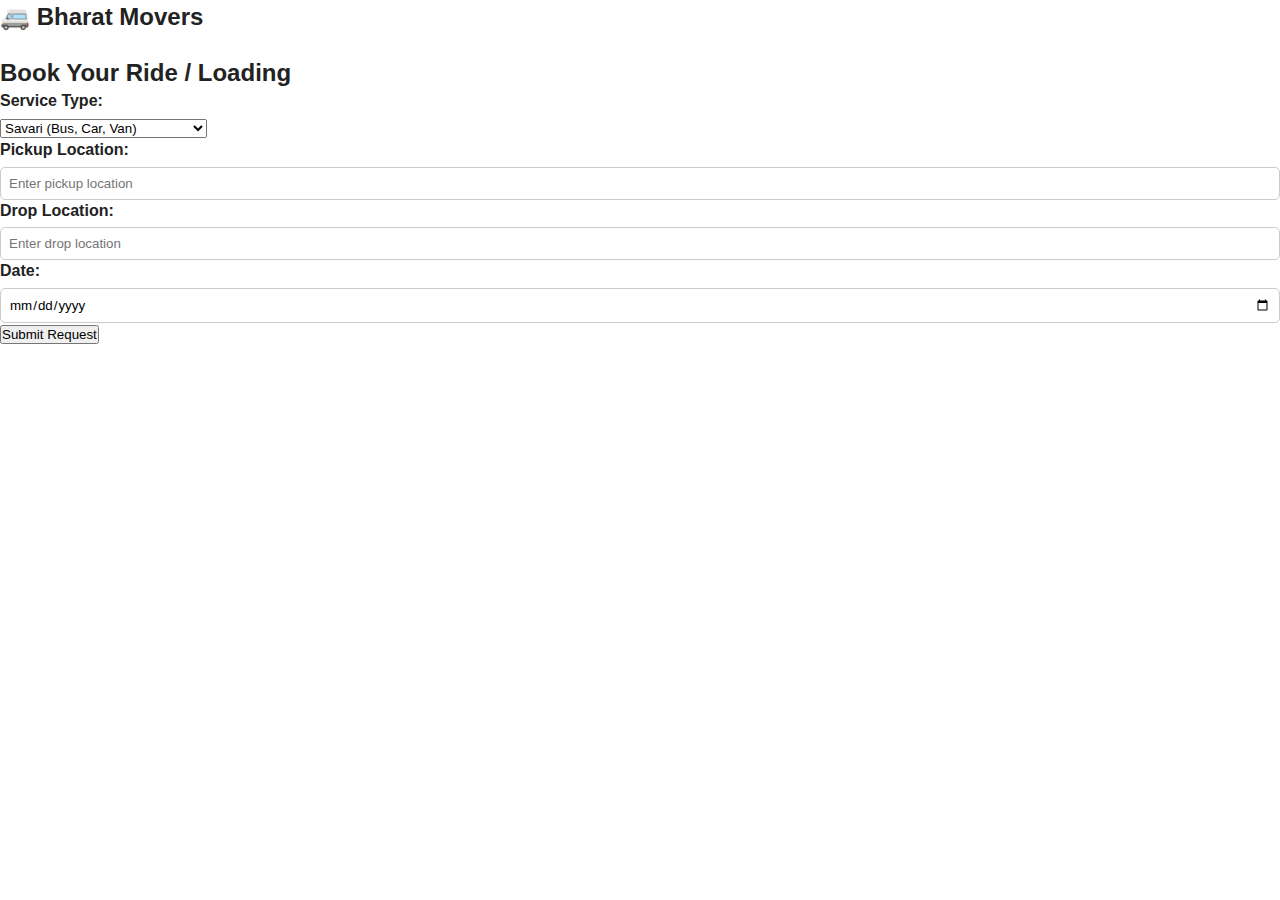
<file: customer.html>
<!DOCTYPE html>
<html lang="en">
<head>
  <meta charset="UTF-8">
  <meta name="viewport" content="width=device-width, initial-scale=1.0">
  <title>Customer - Bharat Movers</title>
  <link rel="stylesheet" href="style.css">
</head>
<body>
  <nav class="navbar">
    <div class="logo">🚐 Bharat Movers</div>
    <ul class="nav-links">
      <li><a href="index.html">Home</a></li>
      <li><a href="owner.html">Owner</a></li>
    </ul>
  </nav>

  <section class="form-section">
    <h2>Book Your Ride / Loading</h2>
    <form>
      <label>Service Type:</label>
      <select>
        <option value="savari">Savari (Bus, Car, Van)</option>
        <option value="loading">Loading (Truck, Tempo, Trailer)</option>
      </select>

      <label>Pickup Location:</label>
      <input type="text" placeholder="Enter pickup location">

      <label>Drop Location:</label>
      <input type="text" placeholder="Enter drop location">

      <label>Date:</label>
      <input type="date">

      <button type="submit">Submit Request</button>
    </form>
  </section>
</body>
</html>
</file>
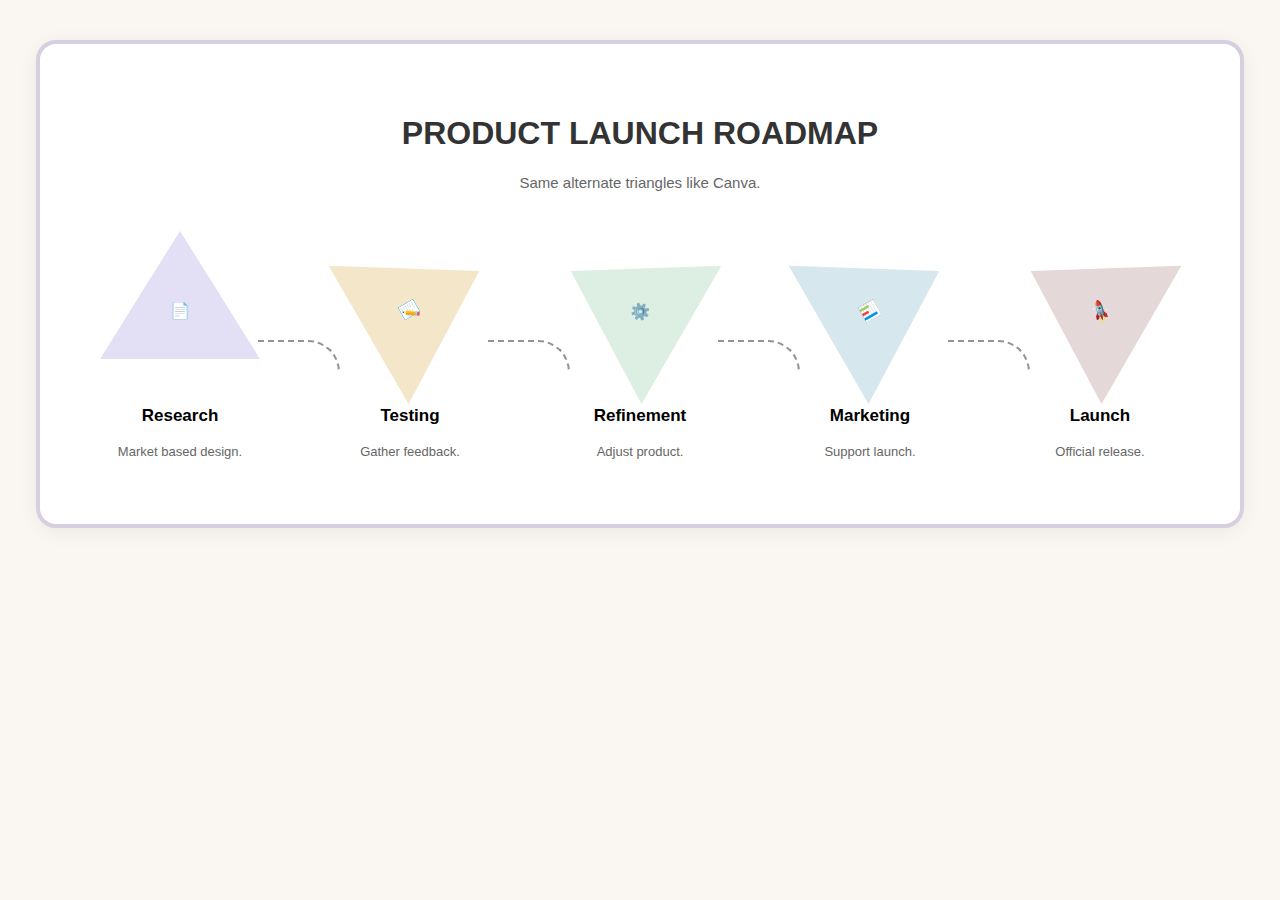
<file: h.html>
<!DOCTYPE html>
<html lang="en">
<head>
<meta charset="UTF-8">
<meta name="viewport" content="width=device-width, initial-scale=1.0">
<title>Roadmap</title>

<style>
    body {
        font-family: 'Poppins', sans-serif;
        background: #faf7f3;
        margin: 0;
        padding: 40px 20px;
        display: flex;
        justify-content: center;
    }

    .roadmap-wrapper {
        background: #ffffff;
        padding: 50px;
        width: 95%;
        max-width: 1100px;
        border: 4px solid #d6cfe1;
        border-radius: 20px;
        box-shadow: 0 4px 20px rgba(0,0,0,0.06);
    }

    .roadmap-title {
        text-align: center;
        font-size: 32px;
        font-weight: 700;
        color: #333;
    }

    .subtitle {
        text-align: center;
        font-size: 15px;
        width: 70%;
        margin: 10px auto 40px;
        color: #666;
    }

    /* Layout */
    .steps-container {
        display: flex;
        justify-content: space-between;
        flex-wrap: wrap;
        gap: 40px;
    }

    .step-box {
        width: 180px;
        text-align: center;
        position: relative;
    }

    /* Canva Style Rounded Triangle */
    .triangle {
        width: 160px;
        height: 160px;
        background: #eceaff;
        border-radius: 30px;
        clip-path: polygon(50% 0%, 100% 80%, 0% 80%);
        display: flex;
        justify-content: center;
        align-items: center;
        margin: auto;
        transition: 0.3s;
    }

    /* 🔥 Alternate Rotations (Main Part) */
    .rotate-0   { transform: rotate(0deg); }
    .rotate-60  { transform: rotate(60deg); }
    .rotate-300 { transform: rotate(300deg); }

    .step-title {
        font-size: 17px;
        margin-top: 15px;
        font-weight: 600;
    }

    .step-desc {
        font-size: 13px;
        color: #666;
        margin-top: 5px;
        line-height: 1.4;
    }

    /* Curved Arrows */
    .arrow {
        position: absolute;
        top: 45%;
        right: -70px;
        width: 80px;
        height: 30px;
        border-top: 2px dashed #939393;
        border-right: 2px dashed #939393;
        border-radius: 0 40px 0 0;
    }

    .step-box:last-child .arrow {
        display: none;
    }

    @media(max-width:900px){
        .steps-container { justify-content: center; }
        .arrow { display: none; }
    }

</style>
</head>

<body>

<div class="roadmap-wrapper">
    <h1 class="roadmap-title">PRODUCT LAUNCH ROADMAP</h1>
    <p class="subtitle">Same alternate triangles like Canva.</p>

    <div class="steps-container">

        <!-- 1: TOP UP -->
        <div class="step-box">
            <div class="triangle rotate-0" style="background:#e3e0f6;">
                📄
            </div>
            <div class="arrow"></div>
            <h3 class="step-title">Research</h3>
            <p class="step-desc">Market based design.</p>
        </div>

        <!-- 2: TOP RIGHT -->
        <div class="step-box">
            <div class="triangle rotate-60" style="background:#f4e6c8;">
                📝
            </div>
            <div class="arrow"></div>
            <h3 class="step-title">Testing</h3>
            <p class="step-desc">Gather feedback.</p>
        </div>

        <!-- 3: TOP LEFT -->
        <div class="step-box">
            <div class="triangle rotate-300" style="background:#ddeee2;">
                ⚙️
            </div>
            <div class="arrow"></div>
            <h3 class="step-title">Refinement</h3>
            <p class="step-desc">Adjust product.</p>
        </div>

        <!-- 4: TOP RIGHT -->
        <div class="step-box">
            <div class="triangle rotate-60" style="background:#d6e7ed;">
                📊
            </div>
            <div class="arrow"></div>
            <h3 class="step-title">Marketing</h3>
            <p class="step-desc">Support launch.</p>
        </div>

        <!-- 5: TOP LEFT -->
        <div class="step-box">
            <div class="triangle rotate-300" style="background:#e5d8d9;">
                🚀
            </div>
            <h3 class="step-title">Launch</h3>
            <p class="step-desc">Official release.</p>
        </div>

    </div>
</div>

</body>
</html>
</file>
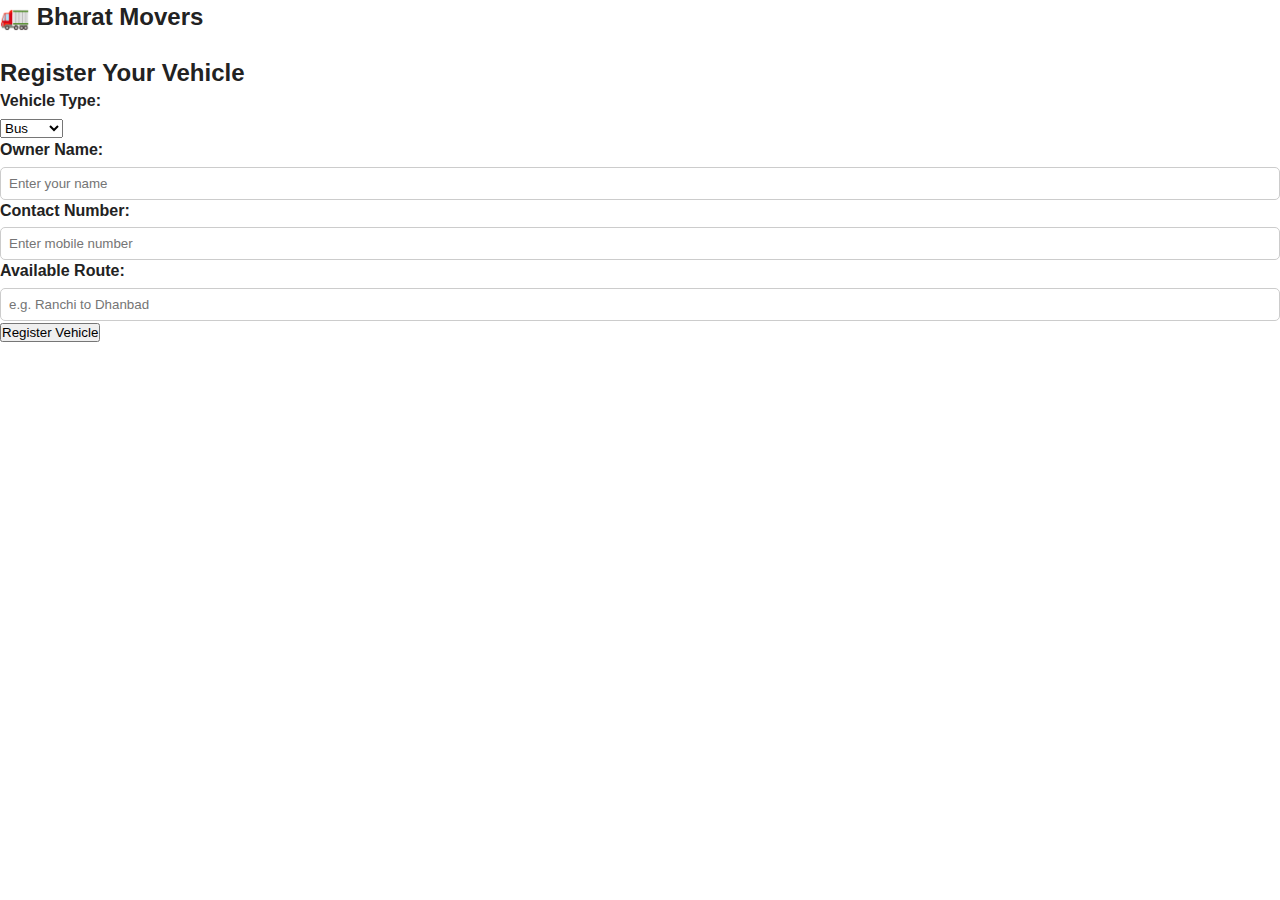
<file: owner.html>
<!DOCTYPE html>
<html lang="en">
<head>
  <meta charset="UTF-8">
  <meta name="viewport" content="width=device-width, initial-scale=1.0">
  <title>Owner - Bharat Movers</title>
  <link rel="stylesheet" href="style.css">
</head>
<body>
  <nav class="navbar">
    <div class="logo">🚛 Bharat Movers</div>
    <ul class="nav-links">
      <li><a href="index.html">Home</a></li>
      <li><a href="customer.html">Customer</a></li>
    </ul>
  </nav>

  <section class="form-section">
    <h2>Register Your Vehicle</h2>
    <form>
      <label>Vehicle Type:</label>
      <select>
        <option value="bus">Bus</option>
        <option value="car">Car</option>
        <option value="van">Van</option>
        <option value="truck">Truck</option>
        <option value="tempo">Tempo</option>
        <option value="trailer">Trailer</option>
      </select>

      <label>Owner Name:</label>
      <input type="text" placeholder="Enter your name">

      <label>Contact Number:</label>
      <input type="tel" placeholder="Enter mobile number">

      <label>Available Route:</label>
      <input type="text" placeholder="e.g. Ranchi to Dhanbad">

      <button type="submit">Register Vehicle</button>
    </form>
  </section>
</body>
</html>
</file>
<file: style.css>
* { 
  margin:0; 
  padding:0; 
  box-sizing:border-box; 
  font-family: "Poppins", sans-serif ,Arial, Helvetica;
}
html {
  scroll-behavior: smooth;
}
body { 
  background:hsl(0, 0%, 100%);
  color:#222; 
  line-height:1.4; 
}
h4 { 
  color: #004aad;
  margin-bottom:5px; 
}
h5{
  color: #ff6600;
  margin-bottom:5px;
}
header {
  display:flex; 
  justify-content:space-between; 
  align-items:center;
  padding:18px 20px; 
  background:#004aad; 
  color:#fff;
}
.logo { font-size:1.5rem; 
  font-weight:700; 
}
nav ul { display:flex; 
  list-style:none; 
  gap:22px; 
}
nav ul li a { 
  color:#fff; 
  text-decoration:none; 
  font-weight:500; 
  transition:0.2s ;
}
nav ul li button { 
  background-color: #526B8B;
  color: #fff;
  flex: 1;
  margin: 5px;
  padding: 8px;
  border: none;
  border-radius: 10px;
  cursor: pointer;

}

nav ul li a:hover { 
  color:#ffd700; 
}
.menu-toggle {
  display: none;
  flex-direction: column;
  gap: 5px;
  cursor: pointer;
}
.menu-toggle div {
  width: 28px;
  height: 3px;
  background: white;
}
.modal {
  display: none;
  position: fixed;
  z-index: 999;
  left: 0;
  top: 0;
  width: 100%;
  height: 100%;
  background-color: rgba(0,0,0,0.5);
  justify-content: center;
  align-items: center;
}
.modal-contents {
  background-color: #fff;
  padding: 20px;
  border-radius: 20px;
  width: 400px;
  box-shadow: 0 4px 10px rgba(0,0,0,0.3);
  margin-top: 50px;
  margin: auto;
}
.modal-contents h2 {
  text-align: center;
  color: green;
}
.field {
  margin-bottom: 15px;
}
label {
  display: block;
  font-weight: bold;
  margin-bottom: 5px;
}
input {
  width: 100%;
  padding: 8px;
  border-radius: 5px;
  border: 1px solid #ccc;
}
.actions {
  display: flex;
  justify-content: space-between;
}
.actions button {
  flex: 1;
  margin: 5px;
  padding: 8px;
  border: none;
  border-radius: 5px;
  cursor: pointer;
}
#forgotBtn { background-color: gray;color: black; }
#submitBtn { background-color: #007bff; color: #fff; }
#loginBtn { background-color: yellow; color: #fff; }
#backBtn { background-color: gray; color: #000; }
#submitBtn:hover { background-color: #22bb33; }

.hero {
  display: flex;
  justify-content: space-between;
  align-items: center;
  padding: 60px 80px;
  background: url(imag/copy.png) no-repeat center/cover;
  background-color: #0e2044;
  min-height: 50vh;
  flex-wrap: wrap; 
}
.hero-left {
  flex: 1;
  min-width: 300px;
}
.hero-left h1 {
  font-size: 2.6rem;
  color: white
}
.hero-left span {
  color: #ff6a00;
}
.hero-left p {
  margin-top: 10px;
  font-size: 1.4rem;
  color: #333333;
}
.hero-right {
  flex: 1;
  display: flex;
  justify-content: flex-end;
  min-width: 300px;
  color: #0a192c;
}
.booking-box {
  background: #fff;
  padding: 25px 30px;
  border-radius: 12px;
  box-shadow: 0 4px 20px rgba(0,0,0,0.1);
  width: 90%;
  max-width: 320px;
}
.booking-box h3 {
  margin-bottom: 15px;
  color: #0a192c;
}
.booking-box input {
  width: 100%;
  padding: 10px;
  margin-bottom: 12px;
  border: 1px solid #ccc;
  border-radius: 6px;
}
.booking-box button {
  width: 100%;
  padding: 10px;
  background: #ff6a00;
  color: #fff;
  border: none;
  border-radius: 6px;
  font-weight: bold;
  cursor: pointer;
}
.booking-box button:hover {
  background: #e65c00;
}
.input-group {
  position: relative;
  width: 100%;
}
#bookingModal {
  display: none;
  position: fixed;
  inset: 0;                  
  display: flex;
  align-items: center;
  justify-content: center;
  background: rgba(20, 24, 30, 0.6); 
  z-index: 9999;
  padding: 20px;
  backdrop-filter: blur(4px);
  box-sizing: border-box;
}
.bmodel {
  width: 90%;
  max-width: 680px;  
  max-height: 90vh; 
  background: #ffffff;
  border-radius: 12px;
  box-shadow: 0 18px 50px rgba(8, 15, 30, 0.35);
  overflow-y: auto;
  padding: 28px;
  font-family: Inter, system-ui, -apple-system, "Segoe UI", Roboto, "Helvetica Neue", Arial;
  color: #0f1724;
  box-sizing: border-box;
  transform: translateY(0);
  scroll-behavior: smooth;
}
.progress-bar {
  display: flex;
  gap: 14px;
  justify-content: center;
  align-items: center;
  margin-bottom: 22px;
}
.bstep {
  margin-bottom: 20px;
}
.step-indicator {
  width: 40px;
  height: 40px;
  border-radius: 50%;
  background: #eef2f7;
  color: #475569;
  display: inline-grid;
  place-items: center;
  font-weight: 600;
  font-size: 15px;
  border: 2px solid transparent;
  transition: all 220ms ease;
}
.step-indicator.active {
  background: linear-gradient(180deg,#0ea5a4,#0284c7);
  color: #fff;
  box-shadow: 0 6px 18px rgba(2,132,199,0.28);
  transform: translateY(-3px);
  border-color: rgba(2,132,199,0.12);
}
.bstep h2 {
  margin: 0 0 12px 0;
  font-size: 20px;
  font-weight: 700;
  letter-spacing: -0.2px;
  color: #0b1220;
}
.bstep form {
  display: grid;
  gap: 12px;
  margin-top: 8px;
}
.bstep label {
  font-size: 13px;
  color: #334155;
  margin-bottom: 4px;
  display: block;
  font-weight: 600;
}
.bstep select{
  width: 100%;
  padding: 10px 12px;
  border: 1px solid #dbe6ef;
  border-radius: 8px;
  background: #fff;
  font-size: 14px;
  outline: none;
  transition: box-shadow 160ms ease, border-color 160ms ease;
  box-sizing: border-box;
}
.bstep input[type="file"] {
  padding: 8px 10px;
}
.bstep input[placeholder] {
  color: #94a3b8;
}
.otp-container {
  display: flex;
  gap: 8px;
  justify-content: flex-start;
  margin-top: 8px;
  display: none; 
}
.otp-input {
  width: 54px;
  height: 54px;
  text-align: center;
  font-size: 20px;
  font-weight: 700;
  border-radius: 10px;
  border: 1px solid #e2e8f0;
  background: #fbfdff;
  outline: none;
}
.btn-row {
  display: flex;
  gap: 12px;
  justify-content: space-between;
  margin-top: 14px;
}
.bstep button {
  padding: 10px 14px;
  border-radius: 10px;
  font-weight: 700;
  font-size: 14px;
  cursor: pointer;
  border: none;
  transition: transform 140ms ease, box-shadow 140ms ease;
}

#next1, #next2, #bsubmitBtn, #sendOtp, #closebtn {
  background: linear-gradient(180deg,#0ea5a4,#0284c7);
  color: #fff;
  box-shadow: 0 8px 26px rgba(2,132,199,0.14);
  width: 48%;
}
.back-btn {
  background: transparent;
  background: linear-gradient(180deg,#1780bd,#0b8f98);
  color: #a0a3aa;
  border: 1px solid #e6eef6;
  width: 48%;
  box-shadow: none;
}
.bstep button:hover {
  transform: translateY(-2px);
}
.bstep button:active {
  transform: translateY(0);
}
#bstep4 {
  text-align: center;
}
#bstep4 p {
  margin-top: 6px;
  color: #334155;
  line-height: 1.5;
}
.autocomplete-items {
  position: absolute;  
  margin-right: 100px;                     
  right: 0;
  border: 2px solid #526B8B;         
  z-index: 999;                
  background-color: #fff;     
  width: 300px;
  max-height: 400px;
  border-radius: 5%;        
  overflow-y: auto;         
  box-shadow: 0 4px 8px rgba(0,0,0,0.2); 
}
.autocomplete-items div {
  padding: 10px;
  cursor: pointer;
  background-color: #fff;      
  color: rgb(11, 10, 56);               
}
.autocomplete-items div:hover {
  background-color: #12857e;    
  color: #fff;                  
}
.service-container {
  display: flex;
  justify-content: center;
  gap: 50px;
  flex-wrap: wrap;
  padding: 20px;
  margin-top: 100px;
}
.service-card {
  width: 200px;
  height: 240px;
  perspective: 1200px;
  position: relative;
  margin-bottom: 100px;
}
.service-inner {
  width: 100%;
  height: 100%;
  transition: 0.8s;
  transform-style: preserve-3d;
  position: relative;
}
.service-card:hover .service-inner {
  transform: rotateY(180deg);
}
.card-face {
  width: 100%;
  height: 100%;
  border-radius: 18px;
  backface-visibility: hidden;
  position: absolute;
  top: 0;
  left: 0;
  text-align: center;
  box-shadow: 0 4px 12px rgba(0,0,0,0.1);
  padding: 10px;
}
.back {
  transform: rotateY(180deg);
}
.circle {
  width: 70px;
  height: 70px;
  border-radius: 50%;
  margin: 0 auto;
  margin-top: -55px;
  display: flex;
  justify-content: center;
  align-items: center;
  font-size: 26px;
  color: #fff;
  position: relative;
  z-index: 3; 
}
.pointer {
  width: 40px;
  height: 40px;
  background: inherit;
  position: absolute;
  bottom: -18px;
  left: 50%;
  transform: translateX(-50%) rotate(45deg);
  border-radius: 5px;
  box-shadow: 0 4px 12px rgba(0,0,0,0.1);
}
h3 {
  margin-top: 15px;
  font-size: 18px;
  font-weight: 600;
}
p{
  font-size: 13px;
  opacity: 0.7;
  line-height: 1.4;
}
.c1 { border-top: 6px solid #6d6eb4; }
.c1 .circle { background: #363778; }
.c2 { border-top: 6px solid #E0A852; }
.c2 .circle { background: #E0A852; }
.c3 { border-top: 6px solid #55A7B0; }
.c3 .circle { background: #55A7B0; }
.c4 { border-top: 6px solid #77A983; }
.c4 .circle { background: #77A983; }
.c5 { border-top: 6px solid #526B8B; }
.c5 .circle { background: #526B8B; }

h1, h2, h3, h4 {
  margin: 0;
  padding: 0;
}
p {
  margin: 0;
}
.strength-section {
  max-width: 1100px;
  margin: 70px auto;
  padding: 50px 20px;
  background: #fff;
  border-radius: 16px;
  box-shadow: 0 15px 40px rgba(0, 0, 0, 0.08);
  text-align: center;
}
.strength-section h2 {
  font-size: 32px;
  color: #0b4c7d;
  margin-bottom: 20px;
  font-weight: 600;
}
.strength-section .desc {
  font-size: 16px;
  line-height: 1.8;
  color: #555;
  margin-bottom: 50px;
}
.strength-grid {
  display: grid;
  grid-template-columns: 1fr 300px 1fr;
  align-items: center;
  gap: 30px;
}
.strength-col {
  display: flex;
  flex-direction: column;
  gap: 20px;
}
.strength-box {
  background: #f1f7ff;
  padding: 20px;
  border-radius: 12px;
  box-shadow: 0 8px 20px rgba(0, 0, 0, 0.05);
  transition: all 0.3s ease;
  text-align: left;
}
.strength-box h4 {
  font-size: 18px;
  color: #ff7a18;
  margin-bottom: 8px;
}
.strength-box p {
  font-size: 15px;
  color: #333;
  line-height: 1.6;
}
.strength-box:hover {
  transform: translateY(-5px);
  box-shadow: 0 15px 30px rgba(0, 0, 0, 0.12);
}
.phone-mockup {
  display: flex;
  justify-content: center;
}
.phone-mockup img {
  width: 100%;
  max-width: 280px;
  border-radius: 20px;
  box-shadow: 0 12px 25px rgba(0, 0, 0, 0.1);
}
.how-section {
  max-width: 1100px;
  margin: 70px auto;
  padding: 30px 15px;
  background: #fff;
  border-radius: 16px;
  box-shadow: 0 12px 35px rgba(0, 0, 0, 0.08);
  text-align: center;
}
.how-section h2 {
  font-size: 30px;
  color: #0b4c7d;
  margin-bottom: 50px;
  font-weight: 600;
}
.steps {
  display: flex;
  align-items: center;
  justify-content: space-between;
  flex-wrap: wrap;
  position: relative;
  gap: 15px;
}
.step {
  display: flex;
  flex-direction: column;
  align-items: center;
  flex: 1;
  min-width: 200px;
  margin: 15px 10px;
  background: #fff;
  border-radius: 12px;
  padding: 20px;
  box-shadow: 0 8px 20px rgba(0, 0, 0, 0.05);
  transition: all 0.3s ease;
}
.step i {
  font-size: 36px;
  color: #ff7a18;
  margin-bottom: 15px;
}
.step .content h3 {
  font-size: 18px;
  color: #0b4c7d;
  margin-bottom: 8px;
  font-weight: 500;
}
.step .content p {
  font-size: 15px;
  color: #555;
}
.line {
  width: 50px;
  height: 4px;
  background: #0b4c7d;
  border-radius: 2px;
  align-self: center;
  margin: 0 10px;
}
.cities-section {
  max-width: 1100px;
  margin: 70px auto;
  padding: 30px 15px;
  background: #fff;
  border-radius: 12px;
  box-shadow: 0 10px 25px rgba(0, 0, 0, 0.08);
  text-align: center;
}
.cities-section h2 {
  font-size: 28px;
  color: #0b4c7d;
  margin-bottom: 30px;
  font-weight: 600;
}
.cities {
  display: flex;
  flex-wrap: wrap;
  justify-content: center;
  gap: 15px;
}
.city {
  display: flex;
  flex-direction: column;
  align-items: center;
  justify-content: center;
  background: #f1f7ff;
  width: 100px;
  height: 100px;
  border-radius: 10px;
  box-shadow: 0 6px 15px rgba(0, 0, 0, 0.05);
  transition: all 0.3s ease;
  cursor: pointer;
}
.city i {
  font-size: 24px;
  color: #ff7a18;
  margin-bottom: 8px;
}
.city span {
  font-size: 14px;
  font-weight: 500;
  color: #333;
}
.city:hover {
  transform: translateY(-3px);
  box-shadow: 0 10px 20px rgba(0, 0, 0, 0.1);
}
.about-section {
  max-width: 1100px;
  margin: 70px auto;
  background: #fff;
  padding: 30px 15px;
  border-radius: 12px;
  box-shadow: 0 10px 25px rgba(0, 0, 0, 0.08);
}
.about-section h2 {
  text-align: center;
  font-size: 30px;
  margin-bottom: 10px;
  color: #0b4c7d;
}
.about-section h3 {
  margin-top: 30px;
  color: #ff7a18;
  font-size: 22px;
}
.about-section p {
  line-height: 1.8;
  font-size: 16px;
  margin-top: 10px;
}
.about-section ul {
  margin-top: 15px;
  padding-left: 20px;
}
.about-section ul li {
  margin-bottom: 10px;
  font-size: 16px;
}
.highlight {
  background: #f1f7ff;
  padding: 15px;
  border-left: 4px solid #0b4c7d;
  margin-top: 15px;
  border-radius: 6px;
}
.footer {
  background: #092034;
  color: #fff;
  display: grid;
  grid-template-columns: repeat(auto-fit, minmax(320px, 1fr));
  padding: 40px 40px;
}
.footer h3 {
  color: #ff7b00;
  margin-bottom: 12px;
}
.footer ul { 
  list-style:none; 
  padding:0;
}
.footer ul li { 
  margin:8px 0; 
  font-size:14px; 
}
.footer-bottom { 
  background:#90add2; 
  color:#686767; 
  text-align:center; 
  padding:14px 10px; 
  font-size: 20px;
  margin-bottom: 0px;
}
.footer-bottom i{
  color: #fff;
  font-size: 29px;
}
@media (max-width: 520px) {
  .bmodel {
    padding: 18px;
    max-width: 420px;
  }
  .step-indicator {
    width: 34px;
    height: 34px;
    font-size: 14px;
  }
  .otp-input {
    width: 46px;
    height: 46px;
    font-size: 18px;
  }
  .btn-row {
    flex-direction: column-reverse;
    gap: 10px;
  }
  #next1, #next2, #bsubmitBtn, #sendOtp, .back-btn {
    width: 100%;
  }
}
@media (max-width: 768px) {
   nav ul {
      position: absolute;
      top: 70px;
      right: 0;
      background-color:#2177a5; 
      border-radius:8px; 
      width: 200px;
      flex-direction: column;
      gap: 15px;
      padding: 20px;
      display:none; 
      margin-right: 20px;
   }
  nav ul.active {
    display: flex;  
  }
  .menu-toggle {
    display: flex; 
  }
  .cities{
    gap:30px;
  }
  .city i{
    font-size:36px;
  }
  .strength-grid {
    grid-template-columns: 1fr;
    gap: 40px;
  }
  .phone-mockup img {
    margin: 0 auto;
  }
  .steps {
    flex-direction: column;
  }
  .line {
    width: 4px;
    height: 40px;
    margin: 15px 0;
  }
  .step {
    min-width: auto;
  }
  .cities {
    gap: 10px;
  }
  .city {
    width: 80px;
    height: 80px;
  }
  .city i {
    font-size: 20px;
  }
  .city span {
    font-size: 12px;
  }
  .cities-section h2 {
    font-size: 24px;
  }
}
</file>
